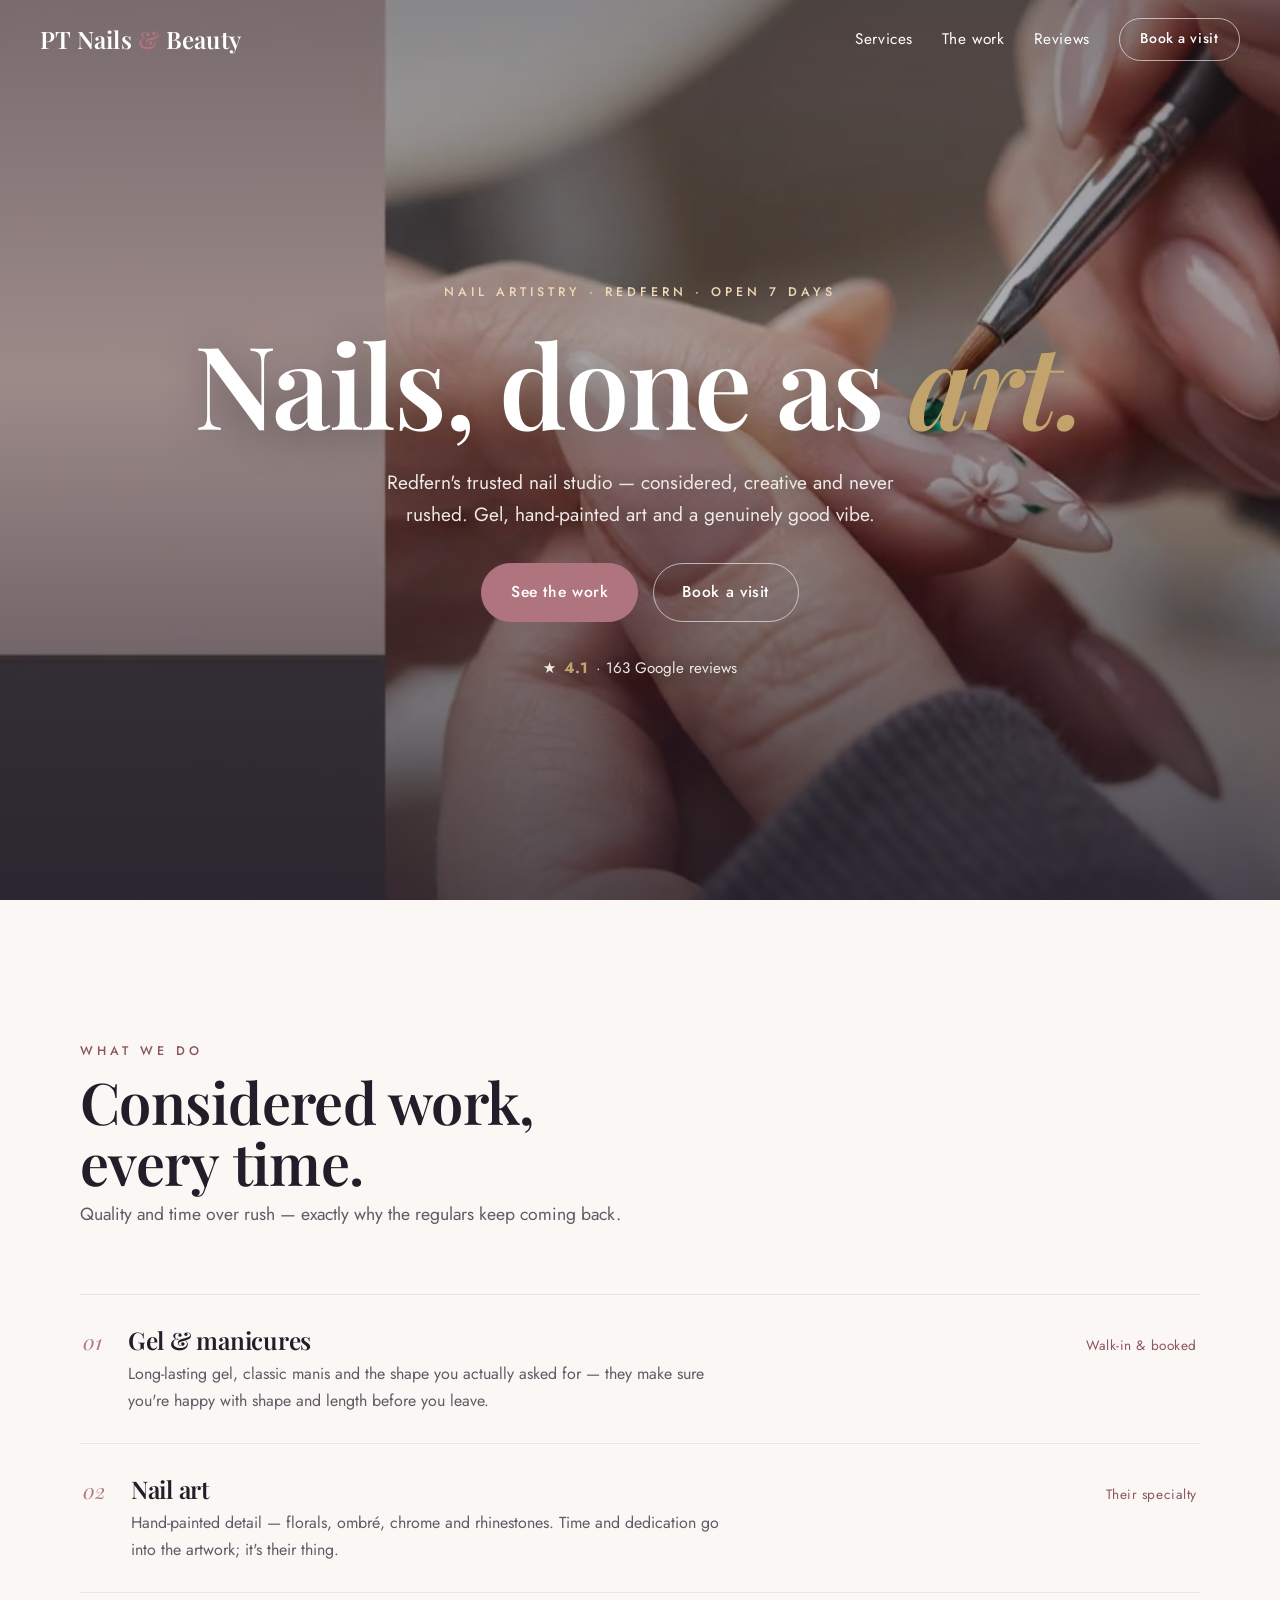
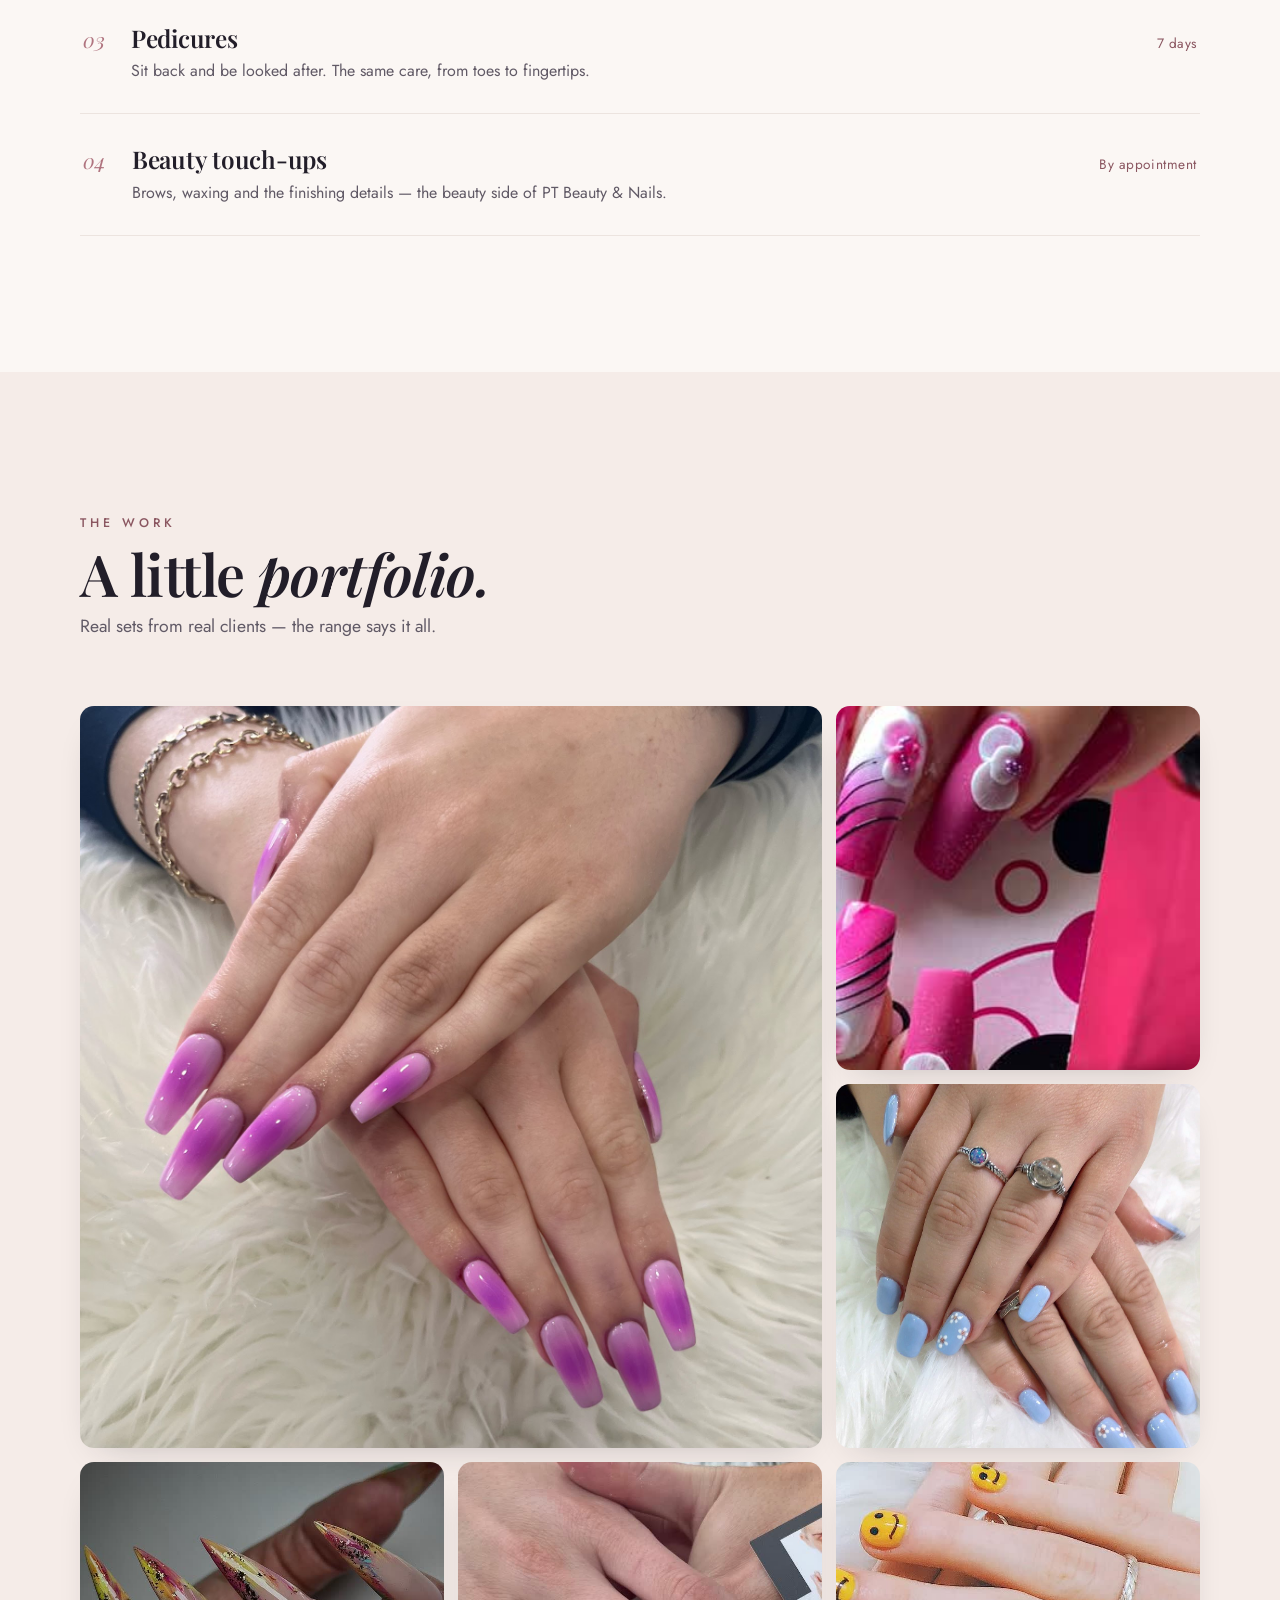
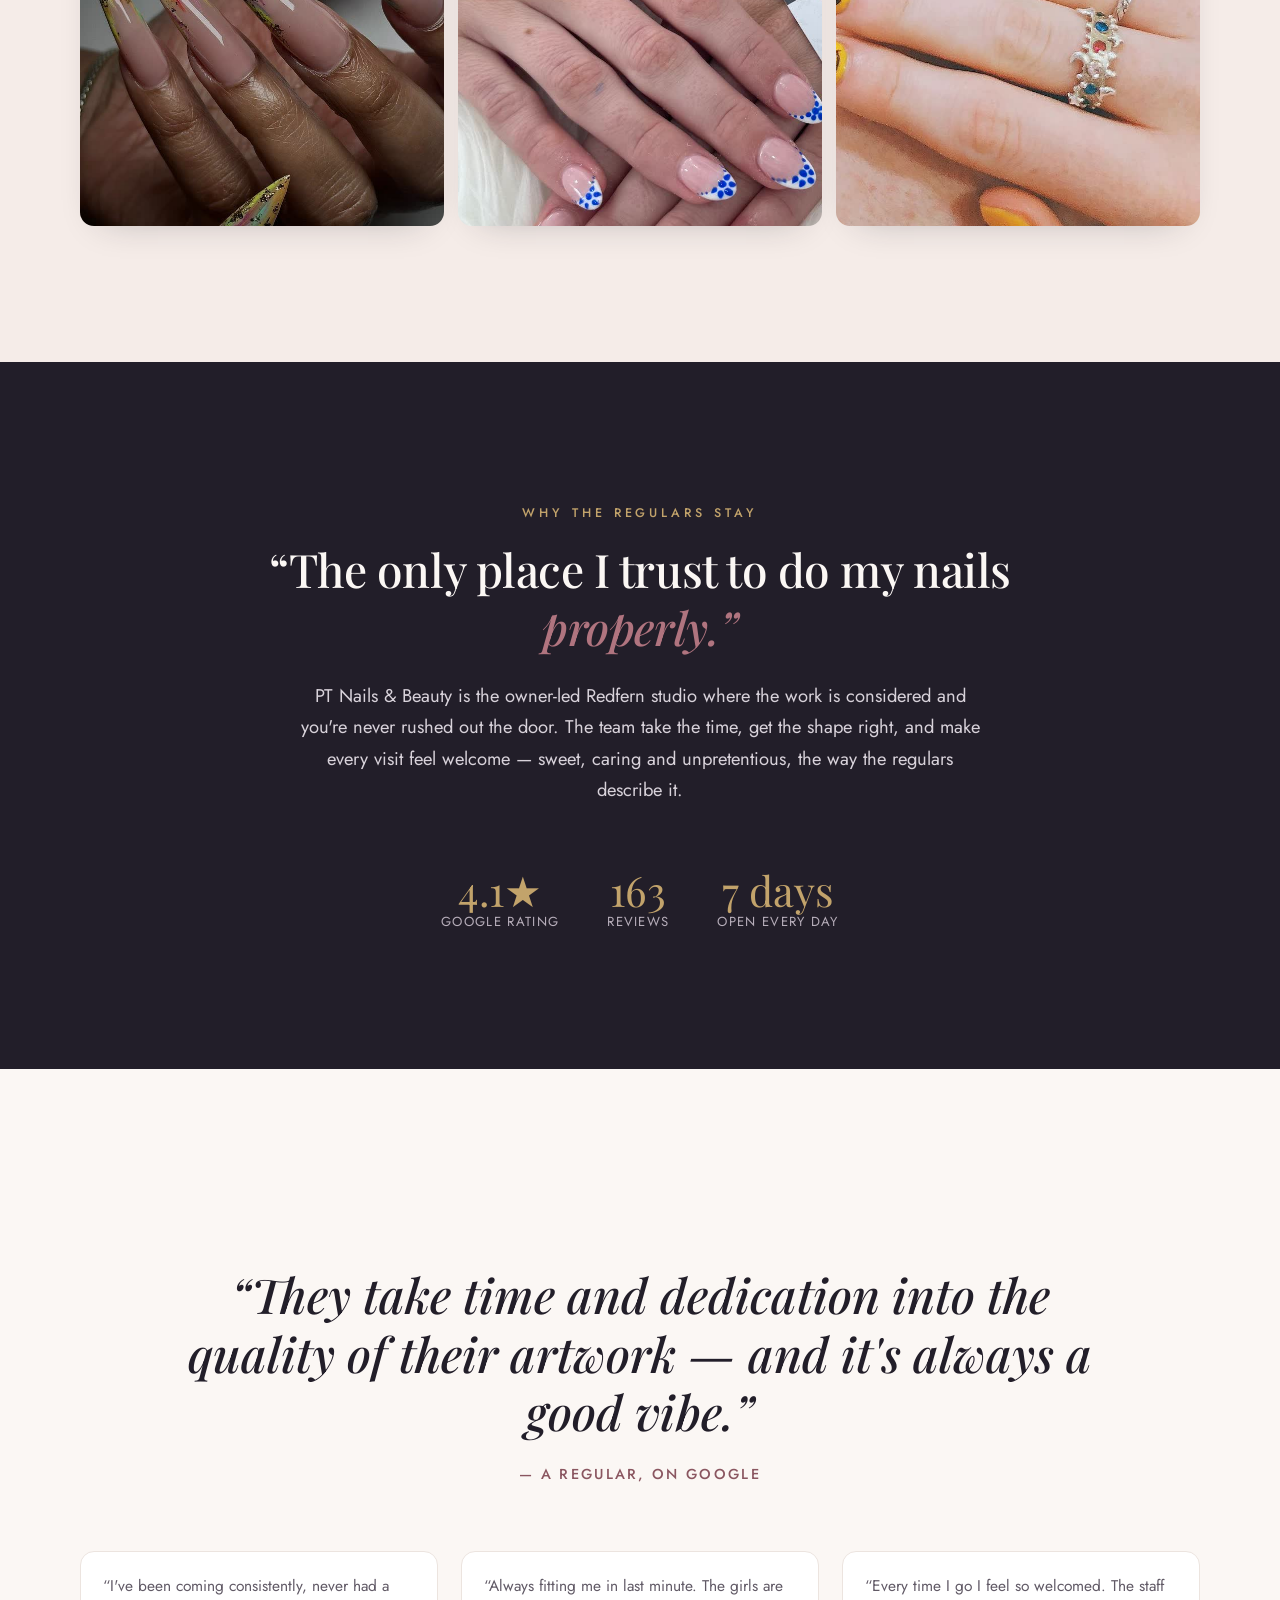
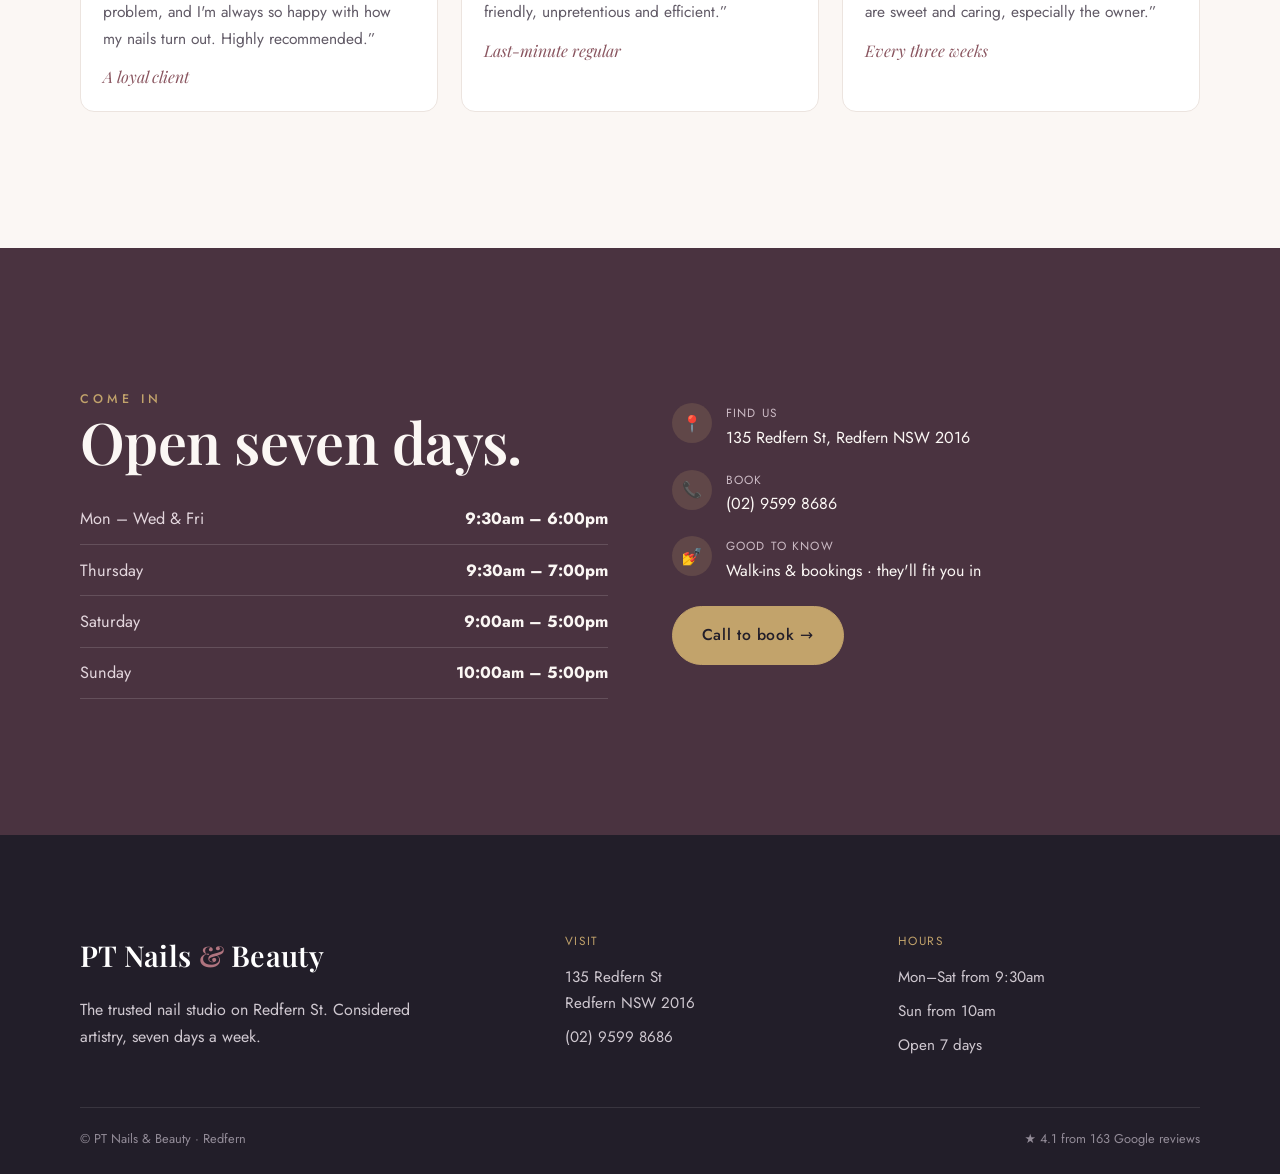
<file: index.html>
<!doctype html>
<html lang="en">
<head>
<meta charset="utf-8">
<meta name="viewport" content="width=device-width,initial-scale=1">
<meta name="robots" content="noindex,nofollow">
<title>PT Nails &amp; Beauty · Redfern — nail artistry, 7 days</title>
<meta name="description" content="PT Nails & Beauty, 135 Redfern St. Considered nail artistry, gel, manicures & beauty — never rushed. Open 7 days. 4.1★ from 163 reviews.">
<link rel="preconnect" href="https://fonts.googleapis.com">
<link rel="preconnect" href="https://fonts.gstatic.com" crossorigin>
<link href="https://fonts.googleapis.com/css2?family=Playfair+Display:ital,wght@0,500;0,600;1,500;1,600&family=Jost:wght@300;400;500&display=swap" rel="stylesheet">
<link rel="stylesheet" href="tokens.css">
<link rel="stylesheet" href="styles.css?v=2">
</head>
<body>

<nav class="nav" id="nav">
  <a class="wordmark" href="#top">PT Nails <span class="amp">&amp;</span> Beauty</a>
  <button class="nav-toggle" id="navToggle" aria-label="Menu"><span></span><span></span><span></span></button>
  <div class="nav-links" id="navLinks">
    <a href="#services">Services</a>
    <a href="#work">The work</a>
    <a href="#reviews">Reviews</a>
    <a class="btn btn-ghost" href="#visit">Book a visit</a>
  </div>
</nav>

<!-- HERO (full-bleed cinematic) -->
<header class="hero" id="top">
  <div class="hero-media">
    <video autoplay muted loop playsinline poster="assets/images/hero-poster.jpg">
      <source src="assets/video/hero.mp4?v=2" type="video/mp4">
    </video>
  </div>
  <div class="wrap hero-inner">
    <span class="kicker">Nail artistry · Redfern · Open 7 days</span>
    <h1>Nails, done as <span class="it">art.</span></h1>
    <p class="sub">Redfern's trusted nail studio — considered, creative and never rushed. Gel, hand-painted art and a genuinely good vibe.</p>
    <div class="hero-cta">
      <a class="btn btn-primary" href="#work">See the work</a>
      <a class="btn btn-ghost" href="#visit">Book a visit</a>
    </div>
    <div class="rating-row">★ <b>4.1</b> · 163 Google reviews</div>
  </div>
</header>

<!-- SERVICES (numbered editorial) -->
<section class="sec services" id="services">
  <div class="wrap">
    <div class="sec-head reveal">
      <span class="kicker">What we do</span>
      <h2>Considered work, every&nbsp;time.</h2>
      <p>Quality and time over rush — exactly why the regulars keep coming back.</p>
    </div>
    <div class="svc-list">
      <div class="svc reveal"><span class="num">01</span><div><h3>Gel &amp; manicures</h3><p>Long-lasting gel, classic manis and the shape you actually asked for — they make sure you're happy with shape and length before you leave.</p></div><span class="meta">Walk-in &amp; booked</span></div>
      <div class="svc reveal"><span class="num">02</span><div><h3>Nail art</h3><p>Hand-painted detail — florals, ombré, chrome and rhinestones. Time and dedication go into the artwork; it's their thing.</p></div><span class="meta">Their specialty</span></div>
      <div class="svc reveal"><span class="num">03</span><div><h3>Pedicures</h3><p>Sit back and be looked after. The same care, from toes to fingertips.</p></div><span class="meta">7 days</span></div>
      <div class="svc reveal"><span class="num">04</span><div><h3>Beauty touch-ups</h3><p>Brows, waxing and the finishing details — the beauty side of PT Beauty &amp; Nails.</p></div><span class="meta">By appointment</span></div>
    </div>
  </div>
</section>

<!-- GALLERY (the work) -->
<section class="sec gallery" id="work">
  <div class="wrap">
    <div class="sec-head reveal">
      <span class="kicker">The work</span>
      <h2>A little <span class="it">portfolio.</span></h2>
      <p>Real sets from real clients — the range says it all.</p>
    </div>
    <div class="gallery-grid reveal d1">
      <figure class="feature"><img src="assets/images/art-lilac.jpg" alt="Lilac ombré coffin nails" loading="lazy"></figure>
      <figure><img src="assets/images/art-pink.jpg" alt="Hot pink nails with 3D floral art" loading="lazy"></figure>
      <figure><img src="assets/images/art-blue.jpg" alt="Powder blue nails with floral detail" loading="lazy"></figure>
      <figure><img src="assets/images/art-stiletto.jpg" alt="Colourful floral stiletto nails" loading="lazy"></figure>
      <figure><img src="assets/images/art-floral.jpg" alt="Blue polka-dot French tips" loading="lazy"></figure>
      <figure><img src="assets/images/art-emoji.jpg" alt="Playful smiley-face nail art" loading="lazy"></figure>
    </div>
  </div>
</section>

<!-- ABOUT (centred manifesto) -->
<section class="sec about" id="about">
  <div class="wrap">
    <span class="kicker">Why the regulars stay</span>
    <h2>“The only place I trust to do my nails <span class="it">properly.”</span></h2>
    <p>PT Nails &amp; Beauty is the owner-led Redfern studio where the work is considered and you're never rushed out the door. The team take the time, get the shape right, and make every visit feel welcome — sweet, caring and unpretentious, the way the regulars describe it.</p>
    <div class="about-facts">
      <div><div class="n">4.1★</div><div class="l">Google rating</div></div>
      <div><div class="n">163</div><div class="l">reviews</div></div>
      <div><div class="n">7 days</div><div class="l">open every day</div></div>
    </div>
  </div>
</section>

<!-- PROOF -->
<section class="sec proof" id="reviews">
  <div class="wrap">
    <div class="stars reveal">★★★★★</div>
    <blockquote class="reveal d1">“They take time and dedication into the quality of their artwork — and it's always a good vibe.”</blockquote>
    <cite class="reveal d2">— a regular, on Google</cite>
    <div class="mini-revs">
      <div class="mini-rev reveal d1"><p>“I've been coming consistently, never had a problem, and I'm always so happy with how my nails turn out. Highly recommended.”</p><div class="who">A loyal client</div></div>
      <div class="mini-rev reveal d2"><p>“Always fitting me in last minute. The girls are friendly, unpretentious and efficient.”</p><div class="who">Last-minute regular</div></div>
      <div class="mini-rev reveal d3"><p>“Every time I go I feel so welcomed. The staff are sweet and caring, especially the owner.”</p><div class="who">Every three weeks</div></div>
    </div>
  </div>
</section>

<!-- VISIT -->
<section class="sec visit" id="visit">
  <div class="wrap visit-grid">
    <div>
      <span class="kicker">Come in</span>
      <h2>Open seven days.</h2>
      <div style="margin-top:1.4rem">
        <div class="hours-row"><span>Mon – Wed &amp; Fri</span><b>9:30am – 6:00pm</b></div>
        <div class="hours-row"><span>Thursday</span><b>9:30am – 7:00pm</b></div>
        <div class="hours-row"><span>Saturday</span><b>9:00am – 5:00pm</b></div>
        <div class="hours-row"><span>Sunday</span><b>10:00am – 5:00pm</b></div>
      </div>
    </div>
    <div>
      <div class="vi"><div class="ico">📍</div><div><div class="l">Find us</div><a href="https://maps.google.com/?q=PT+Nails+Beauty+135+Redfern+St+Redfern" target="_blank" rel="noopener">135 Redfern St, Redfern NSW 2016</a></div></div>
      <div class="vi"><div class="ico">📞</div><div><div class="l">Book</div><a href="tel:+61295998686">(02) 9599 8686</a></div></div>
      <div class="vi"><div class="ico">💅</div><div><div class="l">Good to know</div><p>Walk-ins &amp; bookings · they'll fit you in</p></div></div>
      <a class="btn btn-primary" style="margin-top:1.4rem;width:fit-content;background:var(--gold);color:var(--ink);border-color:var(--gold)" href="tel:+61295998686">Call to book →</a>
    </div>
  </div>
</section>

<footer>
  <div class="wrap">
    <div class="foot-grid">
      <div>
        <a class="wordmark" href="#top" style="color:#fff">PT Nails <span class="amp">&amp;</span> Beauty</a>
        <p style="margin-top:1rem;max-width:34ch">The trusted nail studio on Redfern St. Considered artistry, seven days a week.</p>
      </div>
      <div class="foot-col"><h4>Visit</h4><p>135 Redfern St<br>Redfern NSW 2016</p><a href="tel:+61295998686">(02) 9599 8686</a></div>
      <div class="foot-col"><h4>Hours</h4><p>Mon–Sat from 9:30am</p><p>Sun from 10am</p><p>Open 7 days</p></div>
    </div>
    <div class="foot-bot"><span>© PT Nails &amp; Beauty · Redfern</span><span>★ 4.1 from 163 Google reviews</span></div>
  </div>
</footer>

<script src="main.js?v=3"></script>
</body>
</html>
</file>
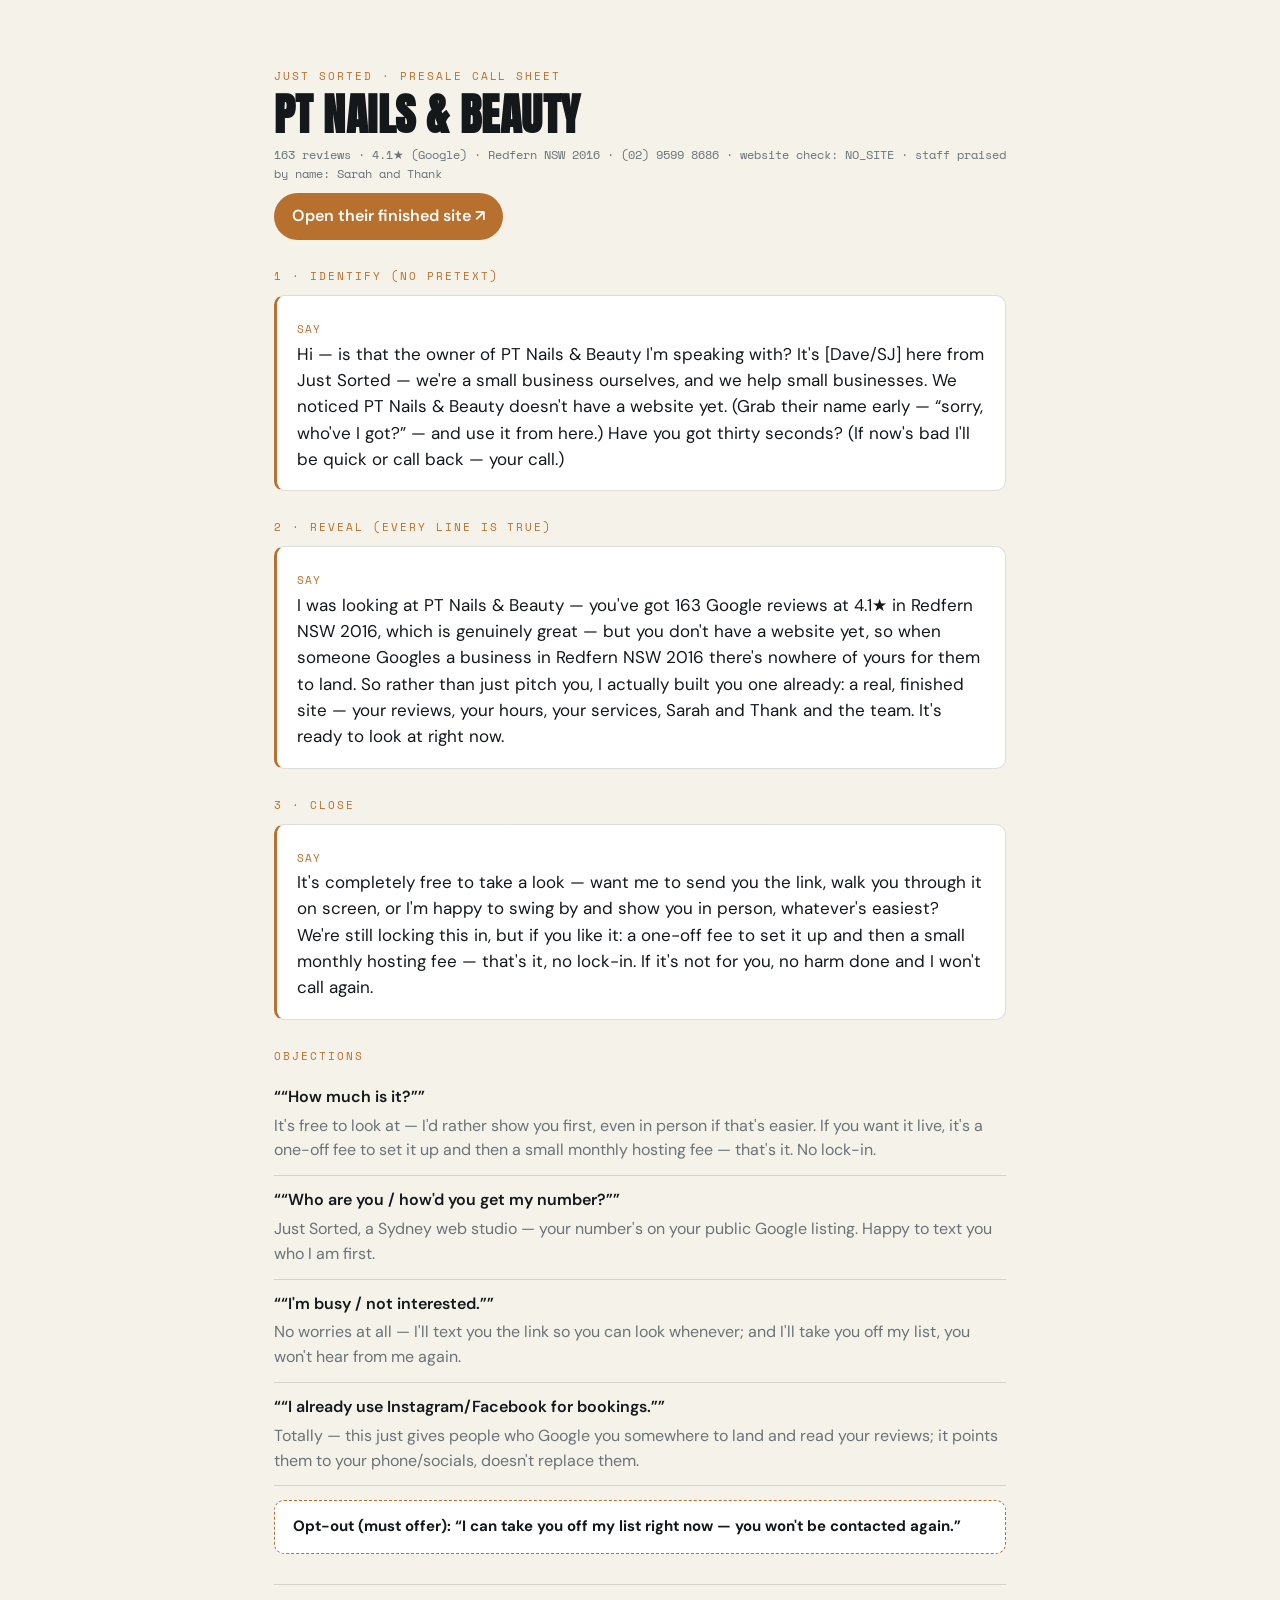
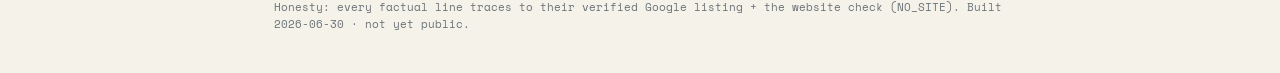
<file: call-sheet.html>
<!DOCTYPE html><html lang="en-AU"><head><meta charset="UTF-8">
<meta name="viewport" content="width=device-width, initial-scale=1">
<meta name="robots" content="noindex,nofollow">
<title>Call sheet — PT Nails &amp; Beauty</title>
<link href="https://fonts.googleapis.com/css2?family=Anton&family=DM+Sans:wght@400;500;600&family=Space+Mono:wght@400;700&display=swap" rel="stylesheet">
<style>
:root{--ink:#14181B;--paper:#F5F2EA;--clay:#B7702D;--steel:#6B7378;--line:rgba(20,24,27,.14)}
*{box-sizing:border-box;margin:0;padding:0}
body{font-family:'DM Sans',system-ui,sans-serif;background:var(--paper);color:var(--ink);line-height:1.55;padding:40px 24px;max-width:780px;margin:0 auto}
h1{font-family:'Anton',sans-serif;text-transform:uppercase;font-size:clamp(28px,5vw,44px);letter-spacing:.01em;line-height:.98}
.lbl{font-family:'Space Mono',monospace;font-size:11px;letter-spacing:.18em;text-transform:uppercase;color:var(--clay);margin:28px 0 8px}
.facts{font-family:'Space Mono',monospace;font-size:12px;color:var(--steel);margin-top:10px}
.act{background:#fff;border:1px solid var(--line);border-left:3px solid var(--clay);border-radius:10px;padding:18px 20px;margin-top:10px;font-size:17px}
.actno{font-family:'Space Mono',monospace;font-size:11px;color:var(--clay);letter-spacing:.1em}
.prev{display:inline-block;margin-top:10px;background:var(--clay);color:#fff;font-weight:600;padding:11px 18px;border-radius:999px;text-decoration:none}
.obj{border-bottom:1px solid var(--line);padding:12px 0}.obj q{font-weight:600}.obj p{color:var(--steel);margin-top:4px}
.optout{background:#fff;border:1px dashed var(--clay);border-radius:10px;padding:14px 18px;margin-top:14px;font-size:15px}
.foot{font-family:'Space Mono',monospace;font-size:11px;color:var(--steel);margin-top:30px;border-top:1px solid var(--line);padding-top:14px}
</style></head><body>
<div class="lbl">Just Sorted · presale call sheet</div>
<h1>PT Nails &amp; Beauty</h1>
<div class="facts">163 reviews · 4.1★ (Google) · Redfern NSW 2016 · (02) 9599 8686 · website check: NO_SITE · staff praised by name: Sarah and Thank</div>
<a class="prev" href="https://ferrisbueller92.github.io/presale-pt-nails-beauty/" target="_blank">Open their finished site ↗</a>
<div class="lbl">1 · Identify (no pretext)</div><div class="act"><span class="actno">SAY</span><br>Hi — is that the owner of PT Nails &amp; Beauty I&#x27;m speaking with? It&#x27;s [Dave/SJ] here from Just Sorted — we&#x27;re a small business ourselves, and we help small businesses. We noticed PT Nails &amp; Beauty doesn&#x27;t have a website yet. (Grab their name early — “sorry, who&#x27;ve I got?” — and use it from here.) Have you got thirty seconds? (If now&#x27;s bad I&#x27;ll be quick or call back — your call.)</div>
<div class="lbl">2 · Reveal (every line is true)</div><div class="act"><span class="actno">SAY</span><br>I was looking at PT Nails &amp; Beauty — you&#x27;ve got 163 Google reviews at 4.1★ in Redfern NSW 2016, which is genuinely great — but you don&#x27;t have a website yet, so when someone Googles a business in Redfern NSW 2016 there&#x27;s nowhere of yours for them to land. So rather than just pitch you, I actually built you one already: a real, finished site — your reviews, your hours, your services, Sarah and Thank and the team. It&#x27;s ready to look at right now.</div>
<div class="lbl">3 · Close</div><div class="act"><span class="actno">SAY</span><br>It&#x27;s completely free to take a look — want me to send you the link, walk you through it on screen, or I&#x27;m happy to swing by and show you in person, whatever&#x27;s easiest? We&#x27;re still locking this in, but if you like it: a one-off fee to set it up and then a small monthly hosting fee — that&#x27;s it, no lock-in. If it&#x27;s not for you, no harm done and I won&#x27;t call again.</div>
<div class="lbl">Objections</div><div class="obj"><q>“How much is it?”</q><p>It&#x27;s free to look at — I&#x27;d rather show you first, even in person if that&#x27;s easier. If you want it live, it&#x27;s a one-off fee to set it up and then a small monthly hosting fee — that&#x27;s it. No lock-in.</p></div><div class="obj"><q>“Who are you / how&#x27;d you get my number?”</q><p>Just Sorted, a Sydney web studio — your number&#x27;s on your public Google listing. Happy to text you who I am first.</p></div><div class="obj"><q>“I&#x27;m busy / not interested.”</q><p>No worries at all — I&#x27;ll text you the link so you can look whenever; and I&#x27;ll take you off my list, you won&#x27;t hear from me again.</p></div><div class="obj"><q>“I already use Instagram/Facebook for bookings.”</q><p>Totally — this just gives people who Google you somewhere to land and read your reviews; it points them to your phone/socials, doesn&#x27;t replace them.</p></div>
<div class="optout"><b>Opt-out (must offer): “I can take you off my list right now — you won&#x27;t be contacted again.”</b></div>
<div class="foot">Honesty: every factual line traces to their verified Google listing + the website check (NO_SITE). Built 2026-06-30 · not yet public.</div>
</body></html>
</file>
<file: tokens.css>
/* PT Nails & Beauty — brand kit.
   Chic nail-ARTISTRY salon. Refined blush + charcoal base that lets the colourful
   nail art be the colour. High-contrast serif elegance. Distinct from the cafes. */
:root{
  --blush:#F5ECE8;
  --cream:#FBF7F4;
  --paper:#FFFFFF;
  --ink:#221E29;        /* deep charcoal-plum */
  --ink-soft:#615a66;
  --rose:#B0747F;       /* dusty rose — primary accent */
  --rose-deep:#8A5660;
  --plum:#4A3340;
  --gold:#C2A36B;       /* soft lux gold */
  --grey:#E6E3E4;
  --line:#ece4df;

  --f-display:"Playfair Display","Georgia",serif;  /* high-contrast elegant */
  --f-body:"Jost",system-ui,-apple-system,sans-serif; /* geometric fashion sans */

  --t-hero:clamp(3rem,9vw,7.5rem);
  --t-h2:clamp(2rem,4.5vw,3.6rem);
  --t-h3:clamp(1.2rem,1.9vw,1.6rem);
  --t-kicker:.78rem;
  --t-body:clamp(1rem,1.1vw,1.16rem);

  --s-2:1rem;--s-3:1.5rem;--s-4:2.5rem;--s-5:4rem;--s-6:6rem;--s-7:8.5rem;
  --maxw:1200px;

  --r-sm:6px;--r-md:14px;--r-lg:22px;--r-pill:999px;
  --shadow:0 26px 64px -30px rgba(34,30,41,.45);
  --shadow-soft:0 14px 36px -22px rgba(34,30,41,.32);
  --ease:cubic-bezier(.22,.61,.36,1);
  --ease-out:cubic-bezier(.16,1,.3,1);
  --dur:.6s;
}
</file>
<file: styles.css>
/* PT Nails & Beauty — styles. Composition: type-led. Chic editorial salon. */
*{box-sizing:border-box;margin:0;padding:0}
html{scroll-behavior:smooth}
[id]{scroll-margin-top:88px}
body{font-family:var(--f-body);font-size:var(--t-body);line-height:1.7;color:var(--ink);background:var(--blush);-webkit-font-smoothing:antialiased;overflow-x:hidden}
img{max-width:100%;display:block}
a{color:inherit;text-decoration:none}
.wrap{max-width:var(--maxw);margin:0 auto;padding:0 clamp(1.2rem,4vw,2.5rem)}
h1,h2,h3{font-family:var(--f-display);font-weight:600;line-height:1.05;letter-spacing:-.01em}
.kicker{font-family:var(--f-body);font-size:var(--t-kicker);font-weight:500;letter-spacing:.32em;text-transform:uppercase;color:var(--rose-deep)}
.it{font-style:italic}
.btn{display:inline-flex;align-items:center;gap:.5rem;font-family:var(--f-body);font-weight:500;letter-spacing:.04em;font-size:.98rem;padding:.95rem 1.8rem;border-radius:var(--r-pill);transition:transform var(--dur) var(--ease),background .3s,color .3s;cursor:pointer;border:1px solid var(--ink)}
.btn-primary{background:var(--ink);color:var(--cream);border-color:var(--ink)}
.btn-primary:hover{background:var(--rose-deep);border-color:var(--rose-deep);transform:translateY(-3px)}
.btn-ghost{background:transparent;color:var(--ink)}
.btn-ghost:hover{background:var(--ink);color:var(--cream);transform:translateY(-3px)}

/* nav */
.nav{position:fixed;top:0;left:0;right:0;z-index:50;display:flex;align-items:center;justify-content:space-between;padding:1.1rem clamp(1.2rem,4vw,2.5rem);transition:background .4s,box-shadow .4s,padding .4s}
.nav.scrolled{background:rgba(245,236,232,.92);backdrop-filter:blur(12px);box-shadow:0 1px 0 var(--line);padding-top:.8rem;padding-bottom:.8rem}
.wordmark{font-family:var(--f-display);font-weight:600;font-size:1.5rem;color:var(--ink);letter-spacing:.01em}
.wordmark .amp{color:var(--rose)}
.nav-links{display:flex;align-items:center;gap:1.8rem;font-weight:400;letter-spacing:.04em;font-size:.96rem}
.nav-links a:not(.btn):hover{color:var(--rose-deep)}
.nav .btn{padding:.55rem 1.3rem;font-size:.88rem}
.nav-toggle{display:none;background:none;border:0;cursor:pointer}
/* nav over the dark hero video → light until scrolled */
.nav:not(.scrolled) .wordmark,.nav:not(.scrolled) .nav-links a:not(.btn){color:#fff}
.nav:not(.scrolled) .nav-links a:not(.btn):hover{color:#f0d9b9}
.nav:not(.scrolled) .btn-ghost{color:#fff;border-color:rgba(255,255,255,.6)}
.nav:not(.scrolled) .nav-toggle span{background:#fff}

/* HERO — full-bleed cinematic background video */
.hero{position:relative;min-height:100svh;display:grid;place-items:center;text-align:center;color:var(--cream);overflow:hidden}
.hero-media{position:absolute;inset:0;z-index:0}
.hero-media video{width:100%;height:100%;object-fit:cover}
.hero-media::after{content:"";position:absolute;inset:0;background:linear-gradient(180deg,rgba(34,30,41,.52) 0%,rgba(34,30,41,.32) 42%,rgba(34,30,41,.76) 100%)}
.hero-inner{position:relative;z-index:3;max-width:920px;text-align:center;padding:5rem 0 1rem}
.hero .kicker{display:block;margin-bottom:1.2rem;color:#f0d9b9}
.hero h1{font-size:var(--t-hero);font-weight:600;letter-spacing:-.02em;color:#fff;text-shadow:0 8px 44px rgba(0,0,0,.42)}
.hero h1 .it{color:var(--gold)}
.hero .sub{font-size:clamp(1.05rem,1.5vw,1.3rem);max-width:560px;margin:1.4rem auto 2rem;color:#efe9e6;text-shadow:0 2px 18px rgba(0,0,0,.4)}
.hero-cta{display:flex;gap:.9rem;justify-content:center;flex-wrap:wrap;margin-bottom:2rem}
.hero .btn-primary{background:var(--rose);border-color:var(--rose);color:#fff}
.hero .btn-primary:hover{background:var(--rose-deep);border-color:var(--rose-deep)}
.hero .btn-ghost{color:#fff;border-color:rgba(255,255,255,.6)}
.hero .btn-ghost:hover{background:#fff;color:var(--ink);border-color:#fff}
.hero .rating-row{display:inline-flex;align-items:center;gap:.5rem;font-size:.95rem;color:#efe9e6;text-shadow:0 2px 14px rgba(0,0,0,.42)}
.hero .rating-row b{color:var(--gold);font-weight:700}

/* sections + reveal (parallax-ish) */
.sec{padding:var(--s-7) 0}
.reveal{opacity:0;transform:translateY(30px);transition:opacity .9s var(--ease-out),transform .9s var(--ease-out)}
.reveal.in{opacity:1;transform:none}
.reveal.d1{transition-delay:.1s}.reveal.d2{transition-delay:.2s}.reveal.d3{transition-delay:.3s}
.parallax{will-change:transform}

/* SERVICES — numbered editorial list */
.services{background:var(--cream)}
.sec-head{max-width:660px;margin-bottom:var(--s-5)}
.sec-head h2{font-size:var(--t-h2);margin:.5rem 0}
.sec-head p{color:var(--ink-soft);font-size:1.1rem}
.svc-list{border-top:1px solid var(--line)}
.svc{display:grid;grid-template-columns:auto 1fr auto;gap:1.6rem;align-items:baseline;padding:1.8rem .2rem;border-bottom:1px solid var(--line);transition:padding-left .4s var(--ease)}
.svc:hover{padding-left:1rem}
.svc .num{font-family:var(--f-display);font-style:italic;font-size:1.3rem;color:var(--rose)}
.svc h3{font-size:var(--t-h3);font-weight:600}
.svc p{grid-column:2;color:var(--ink-soft);font-size:1rem;margin-top:.4rem;max-width:60ch}
.svc .meta{font-size:.85rem;color:var(--rose-deep);letter-spacing:.04em;white-space:nowrap}

/* GALLERY — the nail art (proof). 3-col grid, one 2x2 feature → fills with zero voids. */
.gallery{background:var(--blush)}
.gallery-grid{display:grid;grid-template-columns:repeat(3,1fr);gap:14px}
.gallery-grid figure{position:relative;overflow:hidden;border-radius:var(--r-md);aspect-ratio:1;box-shadow:var(--shadow-soft)}
.gallery-grid figure.feature{grid-column:span 2;grid-row:span 2}
.gallery-grid img{width:100%;height:100%;object-fit:cover;transition:transform .8s var(--ease)}
.gallery-grid figure:hover img{transform:scale(1.06)}
@media(max-width:860px){.gallery-grid{grid-template-columns:repeat(2,1fr)}.gallery-grid figure.feature{grid-column:auto;grid-row:auto;aspect-ratio:1}}

/* ABOUT — centred manifesto */
.about{background:var(--ink);color:var(--cream);text-align:center}
.about .wrap{max-width:880px}
.about .kicker{color:var(--gold)}
.about h2{font-size:clamp(1.8rem,3.6vw,3rem);font-weight:500;margin:1rem 0;line-height:1.25}
.about h2 .it{color:var(--rose)}
.about p{color:#d8d2da;font-size:1.15rem;max-width:680px;margin:1.5rem auto 0}
.about-facts{display:flex;justify-content:center;gap:3rem;margin-top:var(--s-5);flex-wrap:wrap}
.about-facts .n{font-family:var(--f-display);font-size:2.6rem;color:var(--gold);line-height:1}
.about-facts .l{font-size:.82rem;letter-spacing:.1em;text-transform:uppercase;color:#b7aeba}

/* PROOF — single hero quote */
.proof{background:var(--cream);text-align:center}
.proof .stars{color:var(--gold);font-size:1.5rem;letter-spacing:.25rem}
.proof blockquote{font-family:var(--f-display);font-style:italic;font-weight:500;font-size:clamp(1.7rem,3.8vw,3rem);line-height:1.22;max-width:920px;margin:1.2rem auto;color:var(--ink)}
.proof cite{font-style:normal;font-weight:500;letter-spacing:.16em;text-transform:uppercase;color:var(--rose-deep);font-size:.9rem}
.mini-revs{display:grid;grid-template-columns:repeat(3,1fr);gap:1.4rem;margin-top:var(--s-5);text-align:left}
.mini-rev{background:var(--paper);border:1px solid var(--line);border-radius:var(--r-md);padding:1.3rem 1.4rem}
.mini-rev p{font-size:.97rem;color:var(--ink-soft)}.mini-rev .who{font-family:var(--f-display);font-style:italic;color:var(--rose-deep);margin-top:.7rem}

/* VISIT — dark two-col */
.visit{background:var(--plum);color:var(--cream)}
.visit-grid{display:grid;grid-template-columns:1fr 1fr;gap:clamp(2rem,5vw,4rem)}
.visit h2{font-size:var(--t-h2);color:var(--cream)}.visit .kicker{color:var(--gold)}
.hours-row{display:flex;justify-content:space-between;padding:.7rem 0;border-bottom:1px solid rgba(255,255,255,.14);font-size:1.02rem}
.hours-row span:first-child{color:#e3d6dd}
.vi{display:flex;gap:.85rem;align-items:flex-start;margin-top:1.2rem}
.vi .ico{flex:none;width:40px;height:40px;border-radius:50%;background:rgba(194,163,107,.18);display:grid;place-items:center;color:var(--gold)}
.vi .l{font-size:.74rem;text-transform:uppercase;letter-spacing:.1em;color:#cdbcc6}
.vi a,.vi p{color:var(--cream)}.vi a:hover{color:var(--gold)}

footer{background:var(--ink);color:#cfc8d0;padding:var(--s-6) 0 var(--s-3)}
.foot-grid{display:grid;grid-template-columns:1.5fr 1fr 1fr;gap:2rem;padding-bottom:var(--s-4);border-bottom:1px solid rgba(255,255,255,.1)}
.foot-grid .wordmark{color:#fff;font-size:1.8rem}
.foot-col h4{font-size:.74rem;text-transform:uppercase;letter-spacing:.14em;color:var(--gold);margin-bottom:.9rem;font-weight:400}
.foot-col a,.foot-col p{display:block;color:#cfc8d0;margin-bottom:.5rem;font-size:.95rem}.foot-col a:hover{color:#fff}
.foot-bot{display:flex;justify-content:space-between;flex-wrap:wrap;gap:.5rem;padding-top:1.3rem;font-size:.8rem;color:#938c98}

@media(max-width:860px){
  .nav-links{position:fixed;inset:0 0 0 auto;width:min(78vw,300px);flex-direction:column;justify-content:center;background:var(--plum);transform:translateX(100%);transition:transform .45s var(--ease);gap:1.8rem}
  .nav-links.open{transform:none}
  .nav-links a{color:var(--cream)!important;font-size:1.15rem}
  .nav-toggle{display:block;z-index:60}.nav-toggle span{display:block;width:26px;height:2px;background:var(--ink);margin:6px 0}
  .nav.scrolled .nav-toggle span{background:var(--ink)}
  .svc{grid-template-columns:auto 1fr}.svc .meta{display:none}
  .visit-grid{grid-template-columns:1fr}.mini-revs{grid-template-columns:1fr}.about-facts{gap:1.8rem}
}
@media(prefers-reduced-motion:reduce){*{animation:none!important;transition:none!important}.reveal{opacity:1;transform:none}.parallax{transform:none!important}}

/* Hide Safari/iOS play-button overlay shown when autoplay is blocked — hero shows a clean
   poster frame; the muted video starts on autoplay (where allowed) or first scroll/tap. */
video::-webkit-media-controls-start-playback-button,
video::-webkit-media-controls-overlay-play-button,
video::-webkit-media-controls-play-button,
video::-webkit-media-controls-panel,
video::-webkit-media-controls{display:none!important;-webkit-appearance:none}
</file>
